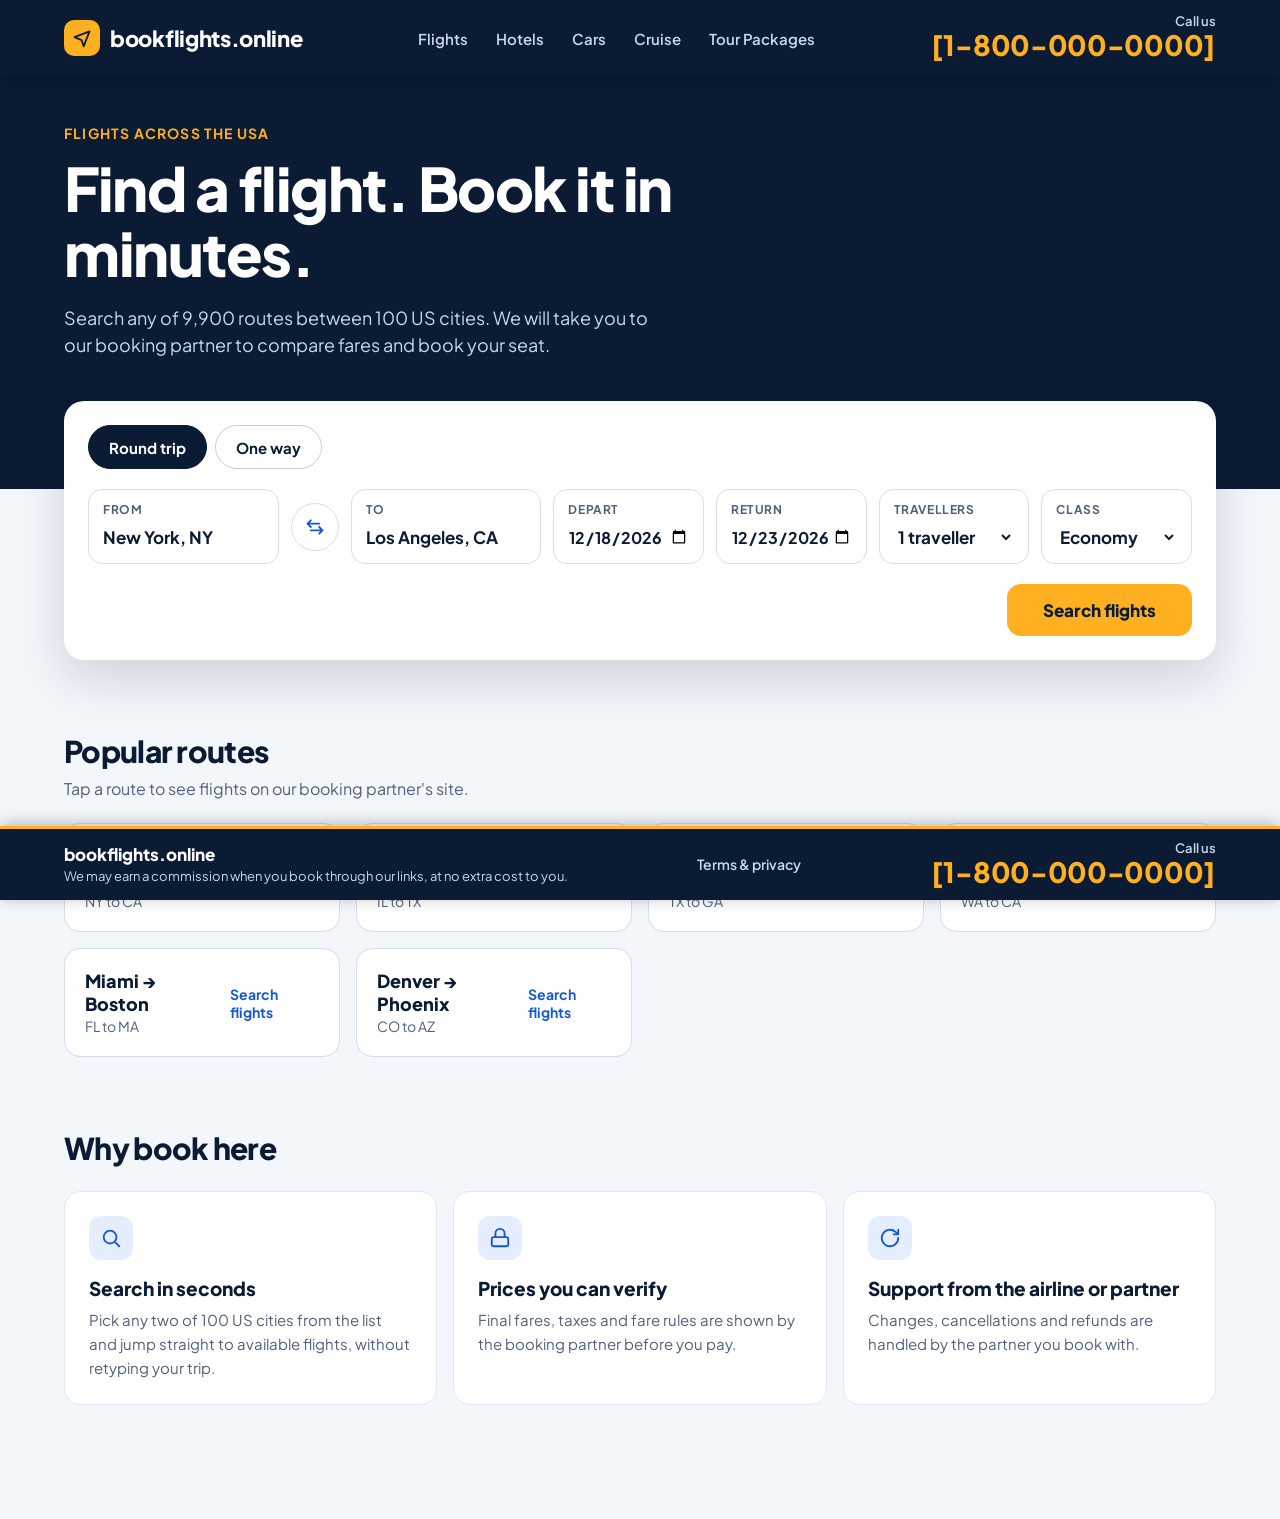
<file: index.html>
<!doctype html>
<html lang="en">
<head>
<meta charset="utf-8">
<meta name="viewport" content="width=device-width, initial-scale=1">
<title>bookflights.online | Search flights across the USA</title>
<meta name="description" content="Search flights between 100 US cities and continue on our booking partner's site.">
<link rel="preconnect" href="https://fonts.googleapis.com">
<link rel="stylesheet" href="https://fonts.googleapis.com/css2?family=Plus+Jakarta+Sans:wght@400;500;600;700;800&display=swap">
<link rel="stylesheet" href="site.css">
<script src="layout.js" defer></script>
<style>
button{font-family:inherit;cursor:pointer}
.hero{background:#0B1B33;padding:48px 0 130px}
.eyebrow{margin:0 0 14px;color:#FFB020;font-weight:700;font-size:14px;letter-spacing:1.2px;text-transform:uppercase}
h1{margin:0;color:#fff;font-size:clamp(34px,5vw,60px);line-height:1.08;font-weight:800;letter-spacing:-1.5px;max-width:760px}
.sub{margin:18px 0 0;color:#C9D6EE;font-size:18px;line-height:1.55;max-width:600px}
.search{margin:-88px auto 0;position:relative}
.card{background:#fff;border-radius:20px;padding:24px;box-shadow:0 18px 50px rgba(11,27,51,.16);display:flex;flex-direction:column;gap:20px}
.chips,.fields,.actions{display:flex;flex-wrap:wrap;gap:12px}
.chips{gap:8px}
.chip{min-height:44px;padding:0 20px;border-radius:999px;font-weight:700;font-size:15px;background:#fff;color:#0B1B33;border:1.5px solid #C3CFE2}
.chip[aria-pressed="true"]{background:#0B1B33;color:#fff;border-color:#0B1B33}
.field{display:flex;flex-direction:column;gap:6px;flex:1 1 190px;min-width:0;padding:12px 14px;border:1.5px solid #D5DDEA;border-radius:14px;background:#fff}
.field.sm{flex-basis:150px}
.field:focus-within{border-color:#1458D6;box-shadow:0 0 0 3px rgba(20,88,214,.18)}
.field[hidden]{display:none}
.lbl{font-size:12px;font-weight:700;color:#51607A;letter-spacing:.6px;text-transform:uppercase}
.inp{border:0;background:transparent;font:700 17px 'Plus Jakarta Sans',system-ui,sans-serif;color:#0B1B33;outline:none;min-height:28px;padding:0;width:100%;min-width:0}
.swap{flex:0 0 48px;align-self:center;width:48px;height:48px;border-radius:50%;border:1.5px solid #D5DDEA;background:#fff;color:#1458D6;display:flex;align-items:center;justify-content:center}
.alert{background:#FFF3D6;border:1.5px solid #FFB020;border-radius:14px;padding:16px 20px;font-weight:600;font-size:16px}
.alert[hidden]{display:none}
.actions{justify-content:flex-end}
.cta{min-height:52px;padding:0 36px;border-radius:14px;background:#FFB020;color:#0B1B33;font-weight:800;font-size:17px;display:inline-flex;align-items:center;text-decoration:none;border:none;cursor:pointer}
section.block{margin-top:72px}
h2{margin:0 0 8px;font-size:30px;font-weight:800;letter-spacing:-.7px}
.lead{margin:0 0 24px;color:#51607A;font-size:16px}
.grid{display:grid;grid-template-columns:repeat(auto-fit,minmax(260px,1fr));gap:16px}
.route{background:#fff;border:1.5px solid #D5DDEA;border-radius:16px;padding:20px;min-height:96px;display:flex;align-items:center;justify-content:space-between;gap:12px;color:#0B1B33;text-decoration:none}
.route b{display:block;font-weight:800;font-size:18px}
.route span{color:#51607A;font-size:14px}
.route em{font-style:normal;color:#1458D6;font-weight:700;font-size:14px}
.why{background:#fff;border-radius:16px;padding:24px;border:1.5px solid #E1E8F2}
.why h3{margin:0 0 8px;font-size:19px;font-weight:800}
.why p{margin:0;color:#51607A;font-size:15px;line-height:1.6}
.ico{width:44px;height:44px;border-radius:12px;background:#E5EEFF;color:#1458D6;display:flex;align-items:center;justify-content:center;margin-bottom:16px}
</style>
</head>
<body>

<section class="hero" id="top">
<div class="wrap">
<p class="eyebrow">Flights across the USA</p>
<h1>Find a flight. Book it in minutes.</h1>
<p class="sub">Search any of 9,900 routes between 100 US cities. We will take you to our booking partner to compare fares and book your seat.</p>
</div>
</section>

<section class="wrap search" id="search">
<div class="card">
<form id="searchForm" action="query.html" method="GET">
<div class="chips" role="group" aria-label="Trip type" style="margin-bottom: 20px;">
<button class="chip" id="tRound" type="button" aria-pressed="true">Round trip</button>
<button class="chip" id="tOne" type="button" aria-pressed="false">One way</button>
<input type="hidden" id="tripType" name="trip" value="round">
</div>

<div class="fields">
<label class="field"><span class="lbl">From</span><input class="inp" id="from" name="from" type="text" list="cities" autocomplete="off" placeholder="Type a city" value="New York, NY" required></label>
<button class="swap" id="swap" type="button" aria-label="Swap origin and destination"><svg width="20" height="20" viewBox="0 0 24 24" fill="none" stroke="currentColor" stroke-width="2.2" stroke-linecap="round" stroke-linejoin="round" aria-hidden="true"><path d="M7 4L3 8l4 4M3 8h14M17 20l4-4-4-4M21 16H7"/></svg></button>
<label class="field"><span class="lbl">To</span><input class="inp" id="to" name="to" type="text" list="cities" autocomplete="off" placeholder="Type a city" value="Los Angeles, CA" required></label>
<label class="field sm"><span class="lbl">Depart</span><input class="inp" id="depart" name="depart" type="date" style="font-size:16px" required></label>
<label class="field sm" id="retWrap"><span class="lbl">Return</span><input class="inp" id="ret" name="return" type="date" style="font-size:16px"></label>
<label class="field sm"><span class="lbl">Travellers</span>
<select class="inp" id="pax" name="passengers"><option value="1">1 traveller</option><option value="2">2 travellers</option><option value="3">3 travellers</option><option value="4">4 travellers</option><option value="5">5 travellers</option><option value="6">6 travellers</option></select></label>
<label class="field sm"><span class="lbl">Class</span>
<select class="inp" id="cabin" name="cabin"><option>Economy</option><option>Premium Economy</option><option>Business</option></select></label>
</div>
<datalist id="cities"></datalist>

<div class="alert" id="alert" role="alert" hidden style="margin-top: 15px;"></div>
<div class="actions" style="margin-top: 20px;"><button class="cta" id="go" type="submit">Search flights</button></div>
</form>
</div>
</section>

<section class="wrap block" id="routes">
<h2>Popular routes</h2>
<p class="lead">Tap a route to see flights on our booking partner's site.</p>
<div class="grid" id="routeGrid"></div>
</section>

<section class="wrap block">
<h2 style="margin-bottom:24px">Why book here</h2>
<div class="grid">
<div class="why"><div class="ico"><svg width="22" height="22" viewBox="0 0 24 24" fill="none" stroke="currentColor" stroke-width="2" stroke-linecap="round" stroke-linejoin="round" aria-hidden="true"><circle cx="11" cy="11" r="7"/><path d="M21 21l-4.3-4.3"/></svg></div><h3>Search in seconds</h3><p>Pick any two of 100 US cities from the list and jump straight to available flights, without retyping your trip.</p></div>
<div class="why"><div class="ico"><svg width="22" height="22" viewBox="0 0 24 24" fill="none" stroke="currentColor" stroke-width="2" stroke-linecap="round" stroke-linejoin="round" aria-hidden="true"><rect x="3" y="11" width="18" height="10" rx="2"/><path d="M7 11V7a5 5 0 0110 0v4"/></svg></div><h3>Prices you can verify</h3><p>Final fares, taxes and fare rules are shown by the booking partner before you pay.</p></div>
<div class="why"><div class="ico"><svg width="22" height="22" viewBox="0 0 24 24" fill="none" stroke="currentColor" stroke-width="2" stroke-linecap="round" stroke-linejoin="round" aria-hidden="true"><path d="M21 12a9 9 0 11-3-6.7L21 8M21 3v5h-5"/></svg></div><h3>Support from the airline or partner</h3><p>Changes, cancellations and refunds are handled by the partner you book with.</p></div>
</div>
</section>


<script>
(function () {
  var CITIES = ["Albuquerque, NM", "Anaheim, CA", "Arlington, TX", "Atlanta, GA", "Aurora, CO", "Austin, TX", "Bakersfield, CA", "Baltimore, MD", "Baton Rouge, LA", "Boise, ID", "Boston, MA", "Buffalo, NY", "Chandler, AZ", "Charlotte, NC", "Chesapeake, VA", "Chicago, IL", "Chula Vista, CA", "Cincinnati, OH", "Cleveland, OH", "Colorado Springs, CO", "Columbus, OH", "Corpus Christi, TX", "Dallas, TX", "Denver, CO", "Des Moines, IA", "Detroit, MI", "Durham, NC", "El Paso, TX", "Fort Wayne, IN", "Fort Worth, TX", "Fremont, CA", "Fresno, CA", "Garland, TX", "Gilbert, AZ", "Glendale, AZ", "Greensboro, NC", "Henderson, NV", "Hialeah, FL", "Honolulu, HI", "Houston, TX", "Indianapolis, IN", "Irvine, CA", "Irving, TX", "Jacksonville, FL", "Jersey City, NJ", "Kansas City, MO", "Laredo, TX", "Las Vegas, NV", "Lexington, KY", "Lincoln, NE", "Long Beach, CA", "Los Angeles, CA", "Louisville, KY", "Lubbock, TX", "Madison, WI", "Memphis, TN", "Mesa, AZ", "Miami, FL", "Milwaukee, WI", "Minneapolis, MN", "Nashville, TN", "New Orleans, LA", "New York, NY", "Newark, NJ", "Norfolk, VA", "North Las Vegas, NV", "Oakland, CA", "Oklahoma City, OK", "Omaha, NE", "Orlando, FL", "Philadelphia, PA", "Phoenix, AZ", "Pittsburgh, PA", "Portland, OR", "Raleigh, NC", "Reno, NV", "Richmond, VA", "Riverside, CA", "Sacramento, CA", "Saint Paul, MN", "San Antonio, TX", "San Diego, CA", "San Francisco, CA", "San Jose, CA", "Santa Ana, CA", "Scottsdale, AZ", "Seattle, WA", "Spokane, WA", "St. Louis, MO", "St. Petersburg, FL", "Stockton, CA", "Tacoma, WA", "Tampa, FL", "Toledo, OH", "Tucson, AZ", "Tulsa, OK", "Virginia Beach, VA", "Washington, DC", "Wichita, KS", "Winston-Salem, NC"];
  var POPULAR = [["New York, NY", "Los Angeles, CA"], ["Chicago, IL", "Houston, TX"], ["Dallas, TX", "Atlanta, GA"], ["Seattle, WA", "San Francisco, CA"], ["Miami, FL", "Boston, MA"], ["Denver, CO", "Phoenix, AZ"]];
  var set = {}; CITIES.forEach(function (c) { set[c] = true; });
  var $ = function (id) { return document.getElementById(id); };
  var trip = 'round';

  var dl = $('cities');
  CITIES.forEach(function (c) { var o = document.createElement('option'); o.value = c; dl.appendChild(o); });

  function iso(d) { return d.toISOString().slice(0, 10); }
  var t = new Date(); var d1 = new Date(t.getTime() + 14 * 864e5); var d2 = new Date(t.getTime() + 19 * 864e5);
  $('depart').min = iso(t); $('ret').min = iso(t);
  $('depart').value = iso(d1); $('ret').value = iso(d2);

  function name(c) { return c.split(',')[0]; }
  function st(c) { return (c.split(',')[1] || '').trim(); }

  function buildUrl(from, to) {
    var q = new URLSearchParams({ from: from, to: to, depart: $('depart').value, passengers: $('pax').value, cabin: $('cabin').value, trip: trip });
    if (trip === 'round') q.set('return', $('ret').value);
    return 'query.html?' + q.toString();
  }

  var grid = $('routeGrid');
  POPULAR.forEach(function (p) {
    var a = document.createElement('a');
    a.className = 'route';
    a.innerHTML = '<div><b></b><span></span></div><em>Search flights</em>';
    a.querySelector('b').textContent = name(p[0]) + ' → ' + name(p[1]);
    a.querySelector('span').textContent = st(p[0]) + ' to ' + st(p[1]);
    a.href = buildUrl(p[0], p[1]);
    grid.appendChild(a);
  });

  function update() {
    var from = $('from').value.trim(), to = $('to').value.trim(), msg = '';
    if (!set[from]) msg = 'Please choose a departure city from the list.';
    else if (!set[to]) msg = 'Please choose a destination city from the list.';
    else if (from === to) msg = 'Origin and destination are the same. Please choose two different cities.';
    $('alert').hidden = !msg; $('alert').textContent = msg;
    $('go').disabled = !!msg;
  }

  function setTrip(v) {
    trip = v;
    $('tripType').value = v;
    $('tRound').setAttribute('aria-pressed', v === 'round');
    $('tOne').setAttribute('aria-pressed', v === 'one');
    $('retWrap').hidden = v !== 'round';
    update();
  }
  $('tRound').onclick = function () { setTrip('round'); };
  $('tOne').onclick = function () { setTrip('one'); };
  $('swap').onclick = function () { var a = $('from').value; $('from').value = $('to').value; $('to').value = a; update(); };
  ['from', 'to'].forEach(function (id) {
    $(id).addEventListener('focus', function () { this.select(); });
  });
  ['from', 'to', 'depart', 'ret', 'pax', 'cabin'].forEach(function (id) {
    $(id).addEventListener('input', update); $(id).addEventListener('change', update);
  });
  $('searchForm').addEventListener('submit', function (e) {
    var from = $('from').value.trim(), to = $('to').value.trim();
    if (!set[from] || !set[to] || from === to) {
      e.preventDefault();
      update();
    }
  });
  update();
})();
</script>
</body>
</html>
</file>
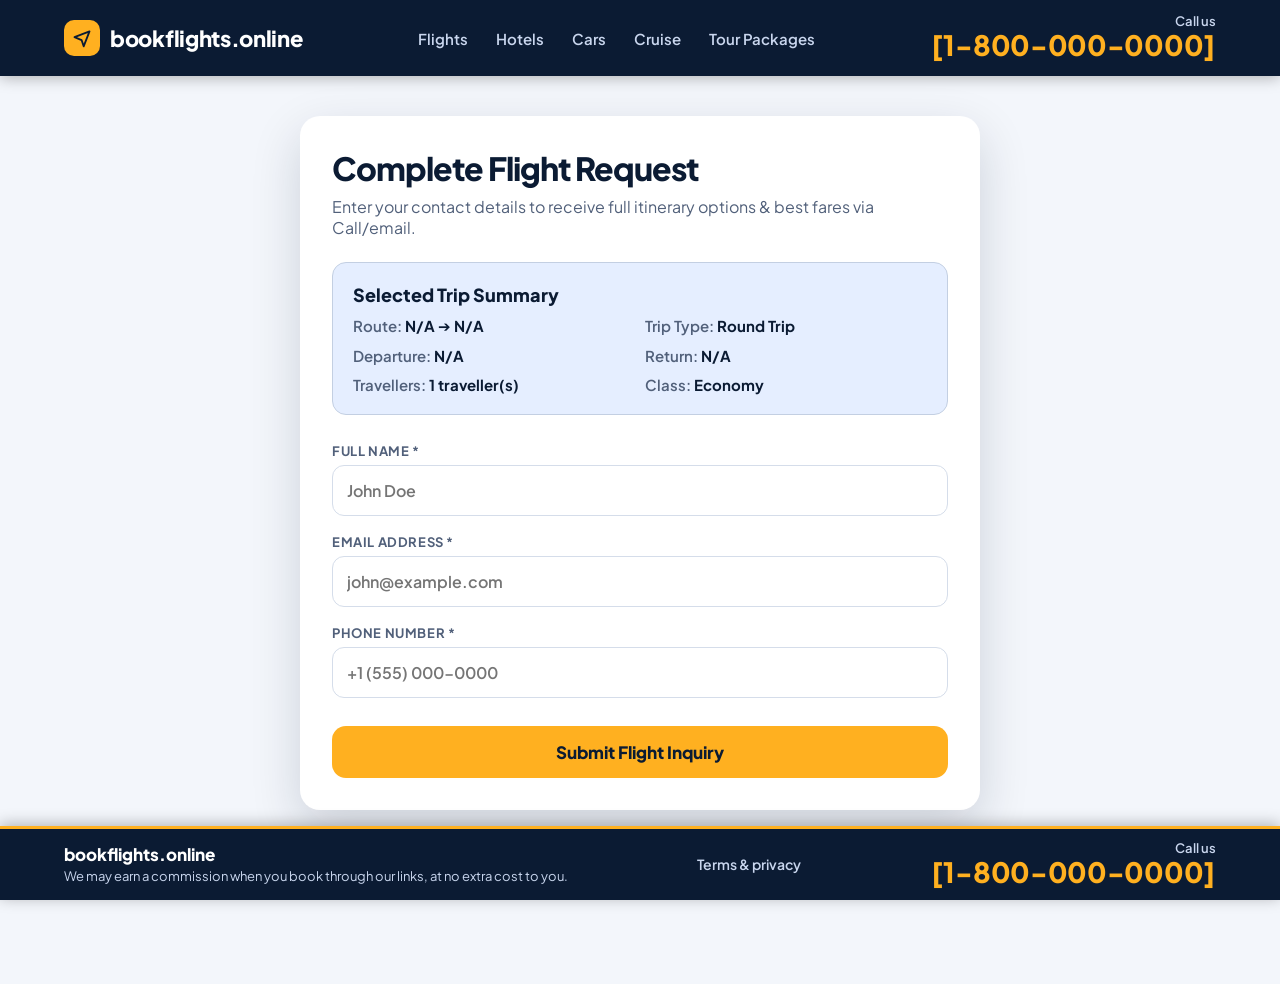
<file: query.html>
<!doctype html>
<html lang="en">
<head>
<meta charset="utf-8">
<meta name="viewport" content="width=device-width, initial-scale=1">
<title>Flight Booking Inquiry | bookflights.online</title>
<link rel="preconnect" href="https://fonts.googleapis.com">
<link rel="stylesheet" href="https://fonts.googleapis.com/css2?family=Plus+Jakarta+Sans:wght@400;500;600;700;800&display=swap">
<link rel="stylesheet" href="site.css">
<script src="layout.js" defer></script>
<style>
button{font-family:inherit;cursor:pointer}
.page-container{padding:40px 0 60px}
.query-card{background:#fff;border-radius:20px;padding:32px;box-shadow:0 18px 50px rgba(11,27,51,.16);max-width:680px;margin:0 auto}
.summary-banner{background:#E5EEFF;border-radius:14px;padding:20px;margin-bottom:28px;border:1.5px solid #C3CFE2}
.summary-banner h3{margin:0 0 10px;color:#0B1B33;font-size:18px;font-weight:800}
.summary-details{display:grid;grid-template-columns:repeat(auto-fit,minmax(200px,1fr));gap:10px;color:#51607A;font-size:15px;font-weight:600}
.summary-details span{color:#0B1B33;font-weight:700}
.form-group{display:flex;flex-direction:column;gap:6px;margin-bottom:18px}
.form-group label{font-size:13px;font-weight:700;color:#51607A;letter-spacing:.6px;text-transform:uppercase}
.form-group input{padding:14px;border:1.5px solid #D5DDEA;border-radius:12px;font:600 16px 'Plus Jakarta Sans',system-ui,sans-serif;color:#0B1B33;outline:none}
.form-group input:focus{border-color:#1458D6;box-shadow:0 0 0 3px rgba(20,88,214,.18)}
.btn-submit{min-height:52px;width:100%;border-radius:14px;background:#FFB020;color:#0B1B33;font-weight:800;font-size:17px;border:none;cursor:pointer;margin-top:10px}
.btn-submit:hover{background:#f0a318}
</style>
</head>
<body>

<main class="wrap page-container">
  <div class="query-card">
    <h1 style="margin:0 0 8px;font-size:32px;font-weight:800;letter-spacing:-1px;color:#0B1B33">Complete Flight Request</h1>
    <p style="margin:0 0 24px;color:#51607A;font-size:16px">Enter your contact details to receive full itinerary options & best fares via Call/email.</p>

    <!-- Search Summary -->
    <div class="summary-banner">
      <h3>Selected Trip Summary</h3>
      <div class="summary-details">
        <div>Route: <span id="sumRoute">Loading...</span></div>
        <div>Trip Type: <span id="sumTrip">-</span></div>
        <div>Departure: <span id="sumDepart">-</span></div>
        <div>Return: <span id="sumReturn">N/A</span></div>
        <div>Travellers: <span id="sumPax">-</span></div>
        <div>Class: <span id="sumCabin">-</span></div>
      </div>
    </div>

    <!-- Web3Forms Integrated Form -->
    <form action="https://api.web3forms.com/submit" method="POST">
      <!-- Web3Forms Access Key (Replace YOUR_ACCESS_KEY_HERE with key from web3forms.com) -->
      <input type="hidden" name="access_key" value="036dbdb1-0c9d-4296-a846-677c36667a17">
      
      <!-- Subject for your email -->
      <input type="hidden" name="subject" value="New Flight Booking Inquiry - bookflights.online">
      
      <!-- Redirect to thankyou.html on successful submission -->
      <input type="hidden" name="redirect" value="https://tgm-global.github.io/bookflights.online/thankyou.html">

      <!-- Hidden search fields transferred from index.html -->
      <input type="hidden" id="qFrom" name="Flight_From">
      <input type="hidden" id="qTo" name="Flight_To">
      <input type="hidden" id="qDepart" name="Departure_Date">
      <input type="hidden" id="qReturn" name="Return_Date">
      <input type="hidden" id="qPax" name="Passengers">
      <input type="hidden" id="qCabin" name="Cabin_Class">
      <input type="hidden" id="qTrip" name="Trip_Type">

      <div class="form-group">
        <label for="fullName">Full Name *</label>
        <input type="text" id="fullName" name="Full_Name" placeholder="John Doe" required>
      </div>

      <div class="form-group">
        <label for="email">Email Address *</label>
        <input type="email" id="email" name="Email_Address" placeholder="john@example.com" required>
      </div>

      <div class="form-group">
        <label for="phone">Phone Number *</label>
        <input type="tel" id="phone" name="Phone_Number" placeholder="+1 (555) 000-0000" required>
      </div>

      <button type="submit" class="btn-submit">Submit Flight Inquiry</button>
    </form>
  </div>
</main>

<script>
  var params = new URLSearchParams(window.location.search);
  var from = params.get('from') || 'N/A';
  var to = params.get('to') || 'N/A';
  var depart = params.get('depart') || 'N/A';
  var ret = params.get('return') || 'N/A';
  var pax = params.get('passengers') || '1';
  var cabin = params.get('cabin') || 'Economy';
  var trip = params.get('trip') || 'round';

  document.getElementById('sumRoute').textContent = from + ' ➔ ' + to;
  document.getElementById('sumTrip').textContent = trip === 'round' ? 'Round Trip' : 'One Way';
  document.getElementById('sumDepart').textContent = depart;
  document.getElementById('sumReturn').textContent = trip === 'round' ? ret : 'N/A';
  document.getElementById('sumPax').textContent = pax + ' traveller(s)';
  document.getElementById('sumCabin').textContent = cabin;

  document.getElementById('qFrom').value = from;
  document.getElementById('qTo').value = to;
  document.getElementById('qDepart').value = depart;
  document.getElementById('qReturn').value = ret;
  document.getElementById('qPax').value = pax;
  document.getElementById('qCabin').value = cabin;
  document.getElementById('qTrip').value = trip;
</script>
</body>
</html>
</file>
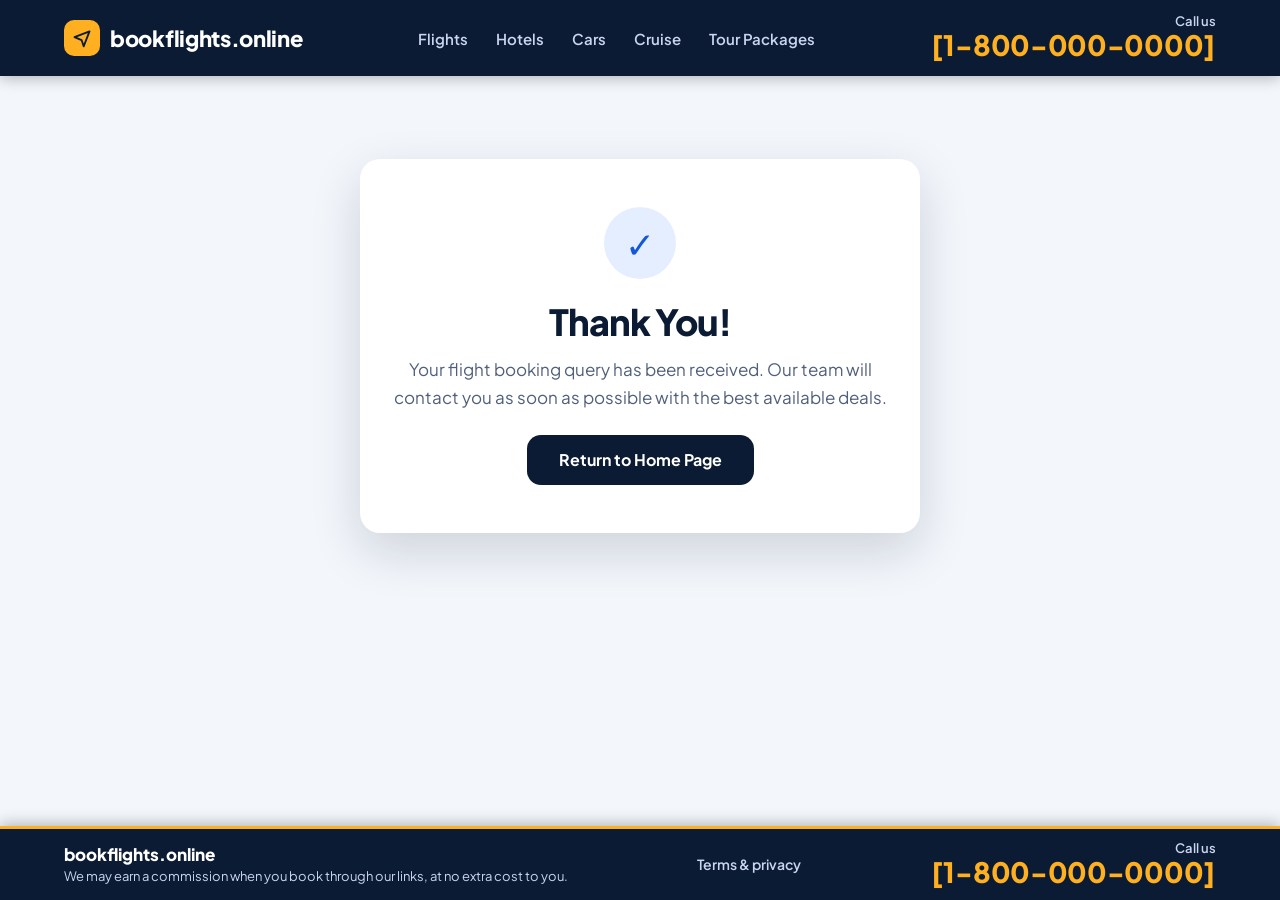
<file: thankyou.html>
<!doctype html>
<html lang="en">
<head>
<meta charset="utf-8">
<meta name="viewport" content="width=device-width, initial-scale=1">
<title>Thank You | bookflights.online</title>
<link rel="preconnect" href="https://fonts.googleapis.com">
<link rel="stylesheet" href="https://fonts.googleapis.com/css2?family=Plus+Jakarta+Sans:wght@400;500;600;700;800&display=swap">
<link rel="stylesheet" href="site.css">
<script src="layout.js" defer></script>
<style>
.page-container{padding:60px 0;display:flex;align-items:center;justify-content:center;min-height:60vh}
.thankyou-card{background:#fff;border-radius:20px;padding:48px 32px;box-shadow:0 18px 50px rgba(11,27,51,.16);max-width:560px;margin:0 auto;text-align:center}
.icon-badge{width:72px;height:72px;border-radius:50%;background:#E5EEFF;color:#1458D6;display:flex;align-items:center;justify-content:center;margin:0 auto 20px;font-size:36px;font-weight:800}
.btn-home{display:inline-flex;align-items:center;justify-content:center;min-height:50px;padding:0 32px;border-radius:14px;background:#0B1B33;color:#fff;font-weight:700;font-size:16px;text-decoration:none;margin-top:24px}
.btn-home:hover{background:#1458D6}
</style>
</head>
<body>

<main class="wrap page-container">
  <div class="thankyou-card">
    <div class="icon-badge">✓</div>
    <h1 style="margin:0 0 12px;font-size:36px;font-weight:800;letter-spacing:-1px;color:#0B1B33">Thank You!</h1>
    <p style="margin:0;color:#51607A;font-size:17px;line-height:1.6">
      Your flight booking query has been received. Our team will contact you as soon as possible with the best available deals.
    </p>
    <a href="index.html" class="btn-home">Return to Home Page</a>
  </div>
</main>

</body>
</html>
</file>
<file: site.css>
/* Shared styles for every page: fixed header + fixed footer */
:root{--hh:88px;--fh:80px;--navy:#0B1B33;--amber:#FFB020;--ink:#0B1B33;--muted:#51607A}
*{box-sizing:border-box}
html{scroll-padding-top:calc(var(--hh) + 16px)}
body{margin:0;padding-top:var(--hh);padding-bottom:calc(var(--fh) + 40px);font-family:'Plus Jakarta Sans',system-ui,sans-serif;color:var(--ink);background:#F3F6FB}
a{color:#1458D6}
.wrap{max-width:1200px;margin:0 auto;padding:0 24px}

/* Header (fixed at the top) */
.site-header{position:fixed;top:0;left:0;right:0;z-index:1000;background:var(--navy);box-shadow:0 2px 14px rgba(0,0,0,.28)}
.site-header .bar{min-height:76px;display:flex;flex-wrap:wrap;align-items:center;justify-content:space-between;gap:8px 24px}
.logo{display:flex;align-items:center;gap:10px;color:#fff;text-decoration:none;font-weight:800;font-size:22px;letter-spacing:-.3px}
.logo i{width:36px;height:36px;border-radius:10px;background:var(--amber);color:var(--navy);display:flex;align-items:center;justify-content:center;flex:none}
.site-nav{display:flex;flex-wrap:wrap;align-items:center;gap:8px 28px}
.site-nav a{color:#C9D6EE;text-decoration:none;font-weight:600;font-size:15px;padding:12px 0}
.site-nav a:hover,.site-nav a[aria-current="page"]{color:#fff}
.phone{display:flex;flex-direction:column;align-items:flex-end;text-decoration:none;line-height:1.15;padding:6px 0}
.phone small{color:#C9D6EE;font-size:13px;font-weight:600}
.phone strong{color:var(--amber);font-size:28px;font-weight:800;letter-spacing:-.3px}
.phone:hover strong{color:#fff}

/* Mobile Menu Toggle Button */
.menu-toggle{display:none;background:transparent;border:none;color:#fff;font-size:24px;cursor:pointer;padding:6px}

/* Footer (fixed at the bottom) */
.site-footer{position:fixed;bottom:0;left:0;right:0;z-index:1000;background:var(--navy);border-top:3px solid var(--amber);box-shadow:0 -2px 14px rgba(0,0,0,.28)}
.site-footer .bar{min-height:68px;display:flex;flex-wrap:wrap;align-items:center;justify-content:space-between;gap:8px 24px;padding-top:6px;padding-bottom:6px}
.site-footer .brand{color:#fff;font-weight:800;font-size:17px}
.site-footer p{margin:2px 0 0;color:#C9D6EE;font-size:13px;line-height:1.4;max-width:560px}
.site-footer .links{display:flex;flex-wrap:wrap;gap:4px 20px}
.site-footer .links a{color:#C9D6EE;text-decoration:none;font-size:14px;font-weight:600;padding:8px 0}
.site-footer .links a:hover{color:#fff}

a:focus-visible,button:focus-visible{outline:3px solid var(--amber);outline-offset:2px}

@media (max-width:960px){
  .menu-toggle{display:block}
  .site-nav{display:none;position:absolute;top:100%;left:0;right:0;background:var(--navy);flex-direction:column;align-items:flex-start;padding:16px 24px;box-shadow:0 10px 20px rgba(0,0,0,.3);border-top:1px solid rgba(255,255,255,.1);gap:12px}
  .site-nav.active{display:flex}
  .site-nav a{width:100%;padding:8px 0;border-bottom:1px solid rgba(255,255,255,.05)}
  .site-footer p{display:none}
}

@media (max-width:520px){
  .logo{font-size:18px}
  .logo i{width:30px;height:30px}
  .phone strong{font-size:22px}
  .site-footer .brand{display:none}
  .site-footer .bar{justify-content:space-between}
  
  /* Centering phone on mobile header and footer */
  .site-footer .bar {
    justify-content: center !important;
    text-align: center !important;
  }
  .phone {
    align-items: center !important;
    text-align: center !important;
    width: 100% !important;
  }
}
</file>
